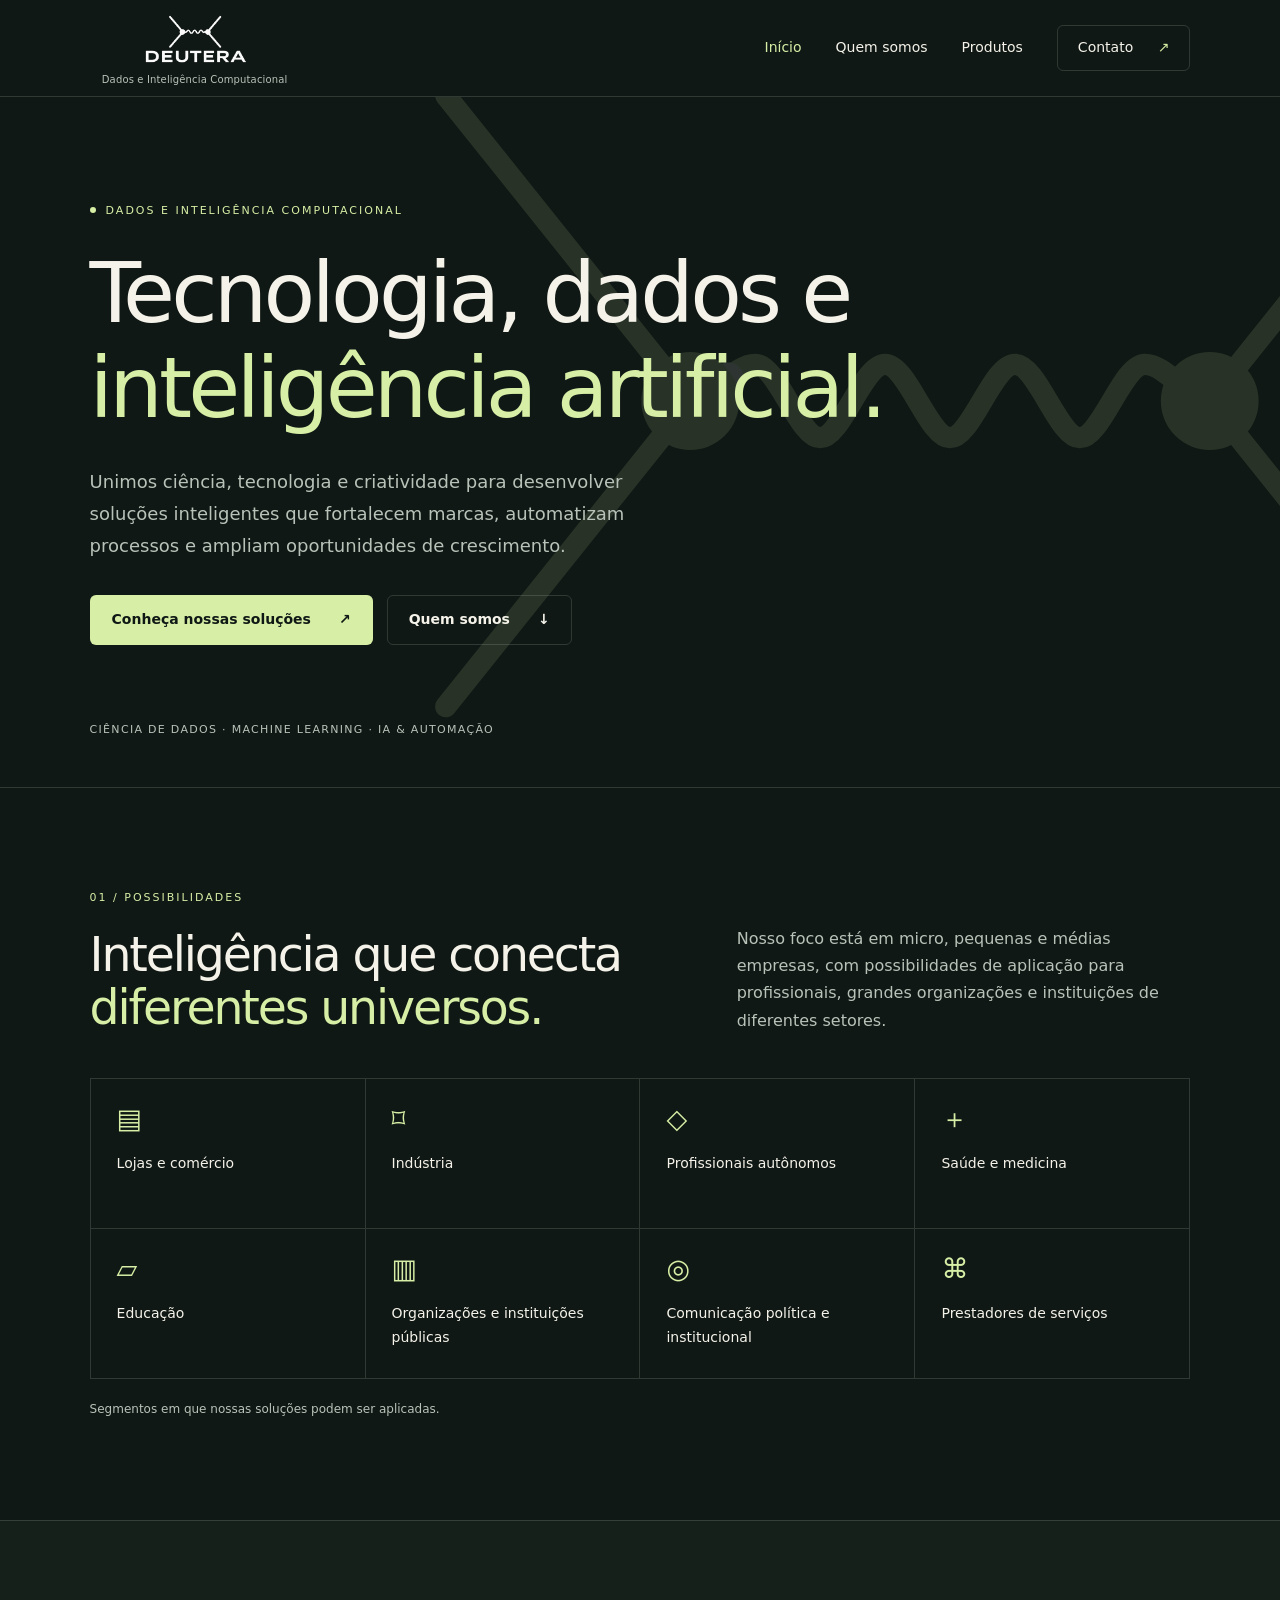
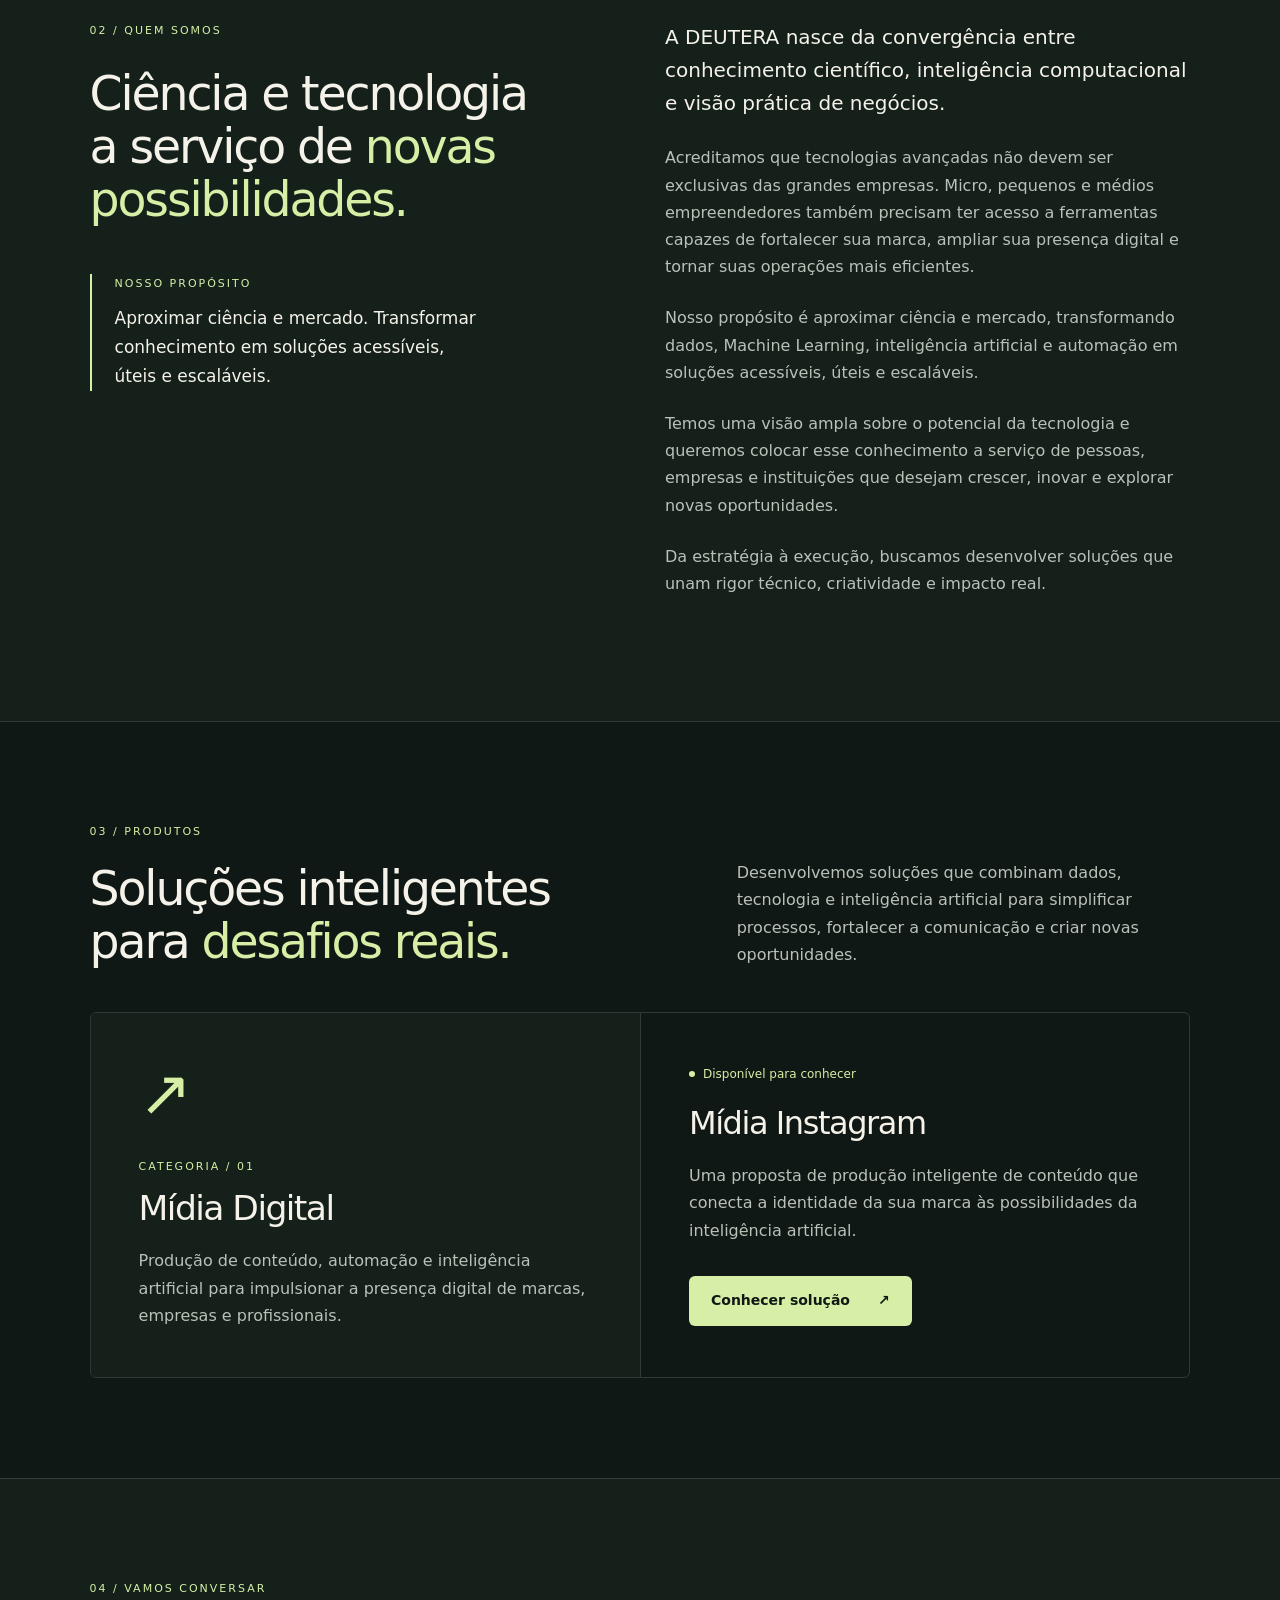
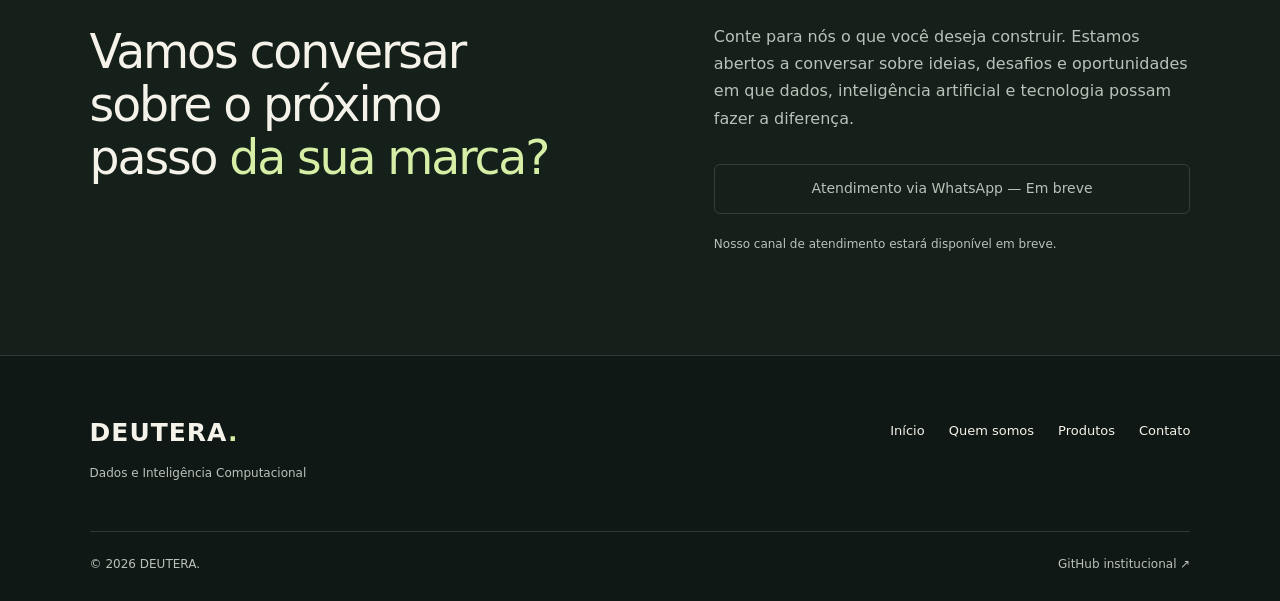
<file: index.html>
<!doctype html>
<html lang="pt-BR">
<head>
  <meta charset="utf-8">
  <meta name="viewport" content="width=device-width, initial-scale=1">
  <meta name="theme-color" content="#101815">
  <title>DEUTERA | Dados e Inteligência Computacional</title>
  <meta name="description" content="Dados, ciência e inteligência artificial para fortalecer marcas e tornar negócios mais eficientes. Conheça a DEUTERA e suas soluções em mídia digital.">
  <meta property="og:type" content="website">
  <meta property="og:locale" content="pt_BR">
  <meta property="og:site_name" content="DEUTERA">
  <meta property="og:title" content="DEUTERA | Dados e Inteligência Computacional">
  <meta property="og:description" content="Dados, ciência e inteligência artificial para fortalecer marcas e tornar negócios mais eficientes. Conheça a DEUTERA e suas soluções em mídia digital.">
  <link rel="icon" href="assets/favicon.svg" type="image/svg+xml">
  <link rel="stylesheet" href="assets/site.css">
  <script src="assets/contact-config.js" defer></script>
  <script src="assets/site.js" defer></script>
</head>
<body class="home-page">
  <a class="skip-link" href="#conteudo">Pular para o conteúdo</a>
  <header class="site-header">
  <div class="container header-inner">
    <a class="brand" href="index.html" aria-label="DEUTERA — Início">
      <img src="assets/logo_oficial.png" alt="DEUTERA" width="1983" height="793">
      <span class="brand-tagline">Dados e Inteligência Computacional</span>
    </a>
    <button class="menu-toggle" type="button" aria-expanded="false" aria-controls="site-nav" hidden>Menu <span aria-hidden="true">＋</span></button>
    <nav class="site-nav" id="site-nav" aria-label="Navegação principal">
      <a href="#inicio" aria-current="page">Início</a>
      <a href="#quem-somos">Quem somos</a>
      <a href="#produtos">Produtos</a>
      <a class="nav-contact" href="#contato">Contato <span aria-hidden="true">↗</span></a>
    </nav>
  </div>
</header>

  <main id="conteudo" tabindex="-1">
    <section class="hero " id="inicio" aria-labelledby="hero-title">
  <svg class="hero-diagram" xmlns="http://www.w3.org/2000/svg" viewBox="0 0 720 440" aria-hidden="true" focusable="false">
  <g fill="none" stroke="currentColor" stroke-width="14" stroke-linecap="round" stroke-linejoin="round">
    <path d="M30 20 190 220 30 420 M690 20 530 220 690 420"/>
    <path id="propagator" pathLength="100" d="M190 220 C204 220 218 196 232.5 196 S261 244 275 244 S303 196 317.5 196 S346 244 360 244 S388 196 402.5 196 S431 244 445 244 S473 196 487.5 196 S516 220 530 220"/>
    <use class="diagram-pulse" href="#propagator"/>
  </g>
  <g fill="currentColor"><circle cx="190" cy="220" r="32"/><circle cx="530" cy="220" r="32"/></g>
</svg>

  <div class="container hero-content">
    <p class="eyebrow"><span class="signal" aria-hidden="true"></span>Dados e Inteligência Computacional</p>
    <h1 id="hero-title">Tecnologia, dados e <span>inteligência artificial.</span></h1>
    <p class="hero-description">Unimos ciência, tecnologia e criatividade para desenvolver soluções inteligentes que fortalecem marcas, automatizam processos e ampliam oportunidades de crescimento.</p>
    <div class="actions"><a class="button button-primary" href="#produtos">Conheça nossas soluções <span aria-hidden="true">↗</span></a><a class="button button-secondary" href="#quem-somos">Quem somos <span aria-hidden="true">↓</span></a></div>
    <p class="hero-caption">Ciência de dados · Machine Learning · IA & automação</p>
  </div>
</section>

<section class="section segments-section" aria-labelledby="segments-title">
  <div class="container">
    <div class="section-heading"><div><p class="eyebrow">01 / Possibilidades</p><h2 id="segments-title">Inteligência que conecta<br><span>diferentes universos.</span></h2></div><p>Nosso foco está em micro, pequenas e médias empresas, com possibilidades de aplicação para profissionais, grandes organizações e instituições de diferentes setores.</p></div>
    <ul class="segments-grid">
      <li><span class="segment-icon" aria-hidden="true">▤</span><span>Lojas e comércio</span></li>
      <li><span class="segment-icon" aria-hidden="true">⌑</span><span>Indústria</span></li>
      <li><span class="segment-icon" aria-hidden="true">◇</span><span>Profissionais autônomos</span></li>
      <li><span class="segment-icon" aria-hidden="true">＋</span><span>Saúde e medicina</span></li>
      <li><span class="segment-icon" aria-hidden="true">▱</span><span>Educação</span></li>
      <li><span class="segment-icon" aria-hidden="true">▥</span><span>Organizações e instituições públicas</span></li>
      <li><span class="segment-icon" aria-hidden="true">◎</span><span>Comunicação política e institucional</span></li>
      <li><span class="segment-icon" aria-hidden="true">⌘</span><span>Prestadores de serviços</span></li>
    </ul>
    <p class="small section-note">Segmentos em que nossas soluções podem ser aplicadas.</p>
  </div>
</section>

<section class="section about-section" id="quem-somos" aria-labelledby="about-title">
  <div class="container">
    <div class="about-layout">
      <div><p class="eyebrow">02 / Quem somos</p><h2 id="about-title">Ciência e tecnologia a serviço de <span>novas possibilidades.</span></h2><div class="mission"><p class="eyebrow">Nosso propósito</p><p>Aproximar ciência e mercado. Transformar conhecimento em soluções acessíveis, úteis e escaláveis.</p></div></div>
      <div class="about-copy"><p class="lead">A DEUTERA nasce da convergência entre conhecimento científico, inteligência computacional e visão prática de negócios.</p><p>Acreditamos que tecnologias avançadas não devem ser exclusivas das grandes empresas. Micro, pequenos e médios empreendedores também precisam ter acesso a ferramentas capazes de fortalecer sua marca, ampliar sua presença digital e tornar suas operações mais eficientes.</p><p>Nosso propósito é aproximar ciência e mercado, transformando dados, Machine Learning, inteligência artificial e automação em soluções acessíveis, úteis e escaláveis.</p><p>Temos uma visão ampla sobre o potencial da tecnologia e queremos colocar esse conhecimento a serviço de pessoas, empresas e instituições que desejam crescer, inovar e explorar novas oportunidades.</p><p>Da estratégia à execução, buscamos desenvolver soluções que unam rigor técnico, criatividade e impacto real.</p></div>
    </div>
    <!-- Autores temporariamente ocultos: apresentação, fotos e links preservados no código.
    <div class="founders-heading"><p class="eyebrow">As pessoas por trás da ciência</p><h3>Fundada por cientistas.<br><span>Orientada por resultados.</span></h3></div>
    <div class="founders-grid"><article class="founder-card">
  <div class="founder-header">
    <div class="founder-portrait"><img src="assets/Edson.png" alt="Retrato de Edson Otoniel" width="1122" height="1402" loading="lazy" decoding="async"></div>
    <div class="founder-caption">
      <div><h4>Edson Otoniel</h4><p class="eyebrow">Cofundador</p></div>
      <a class="founder-linkedin" href="https://www.linkedin.com/in/edson-otoniel-b877a5115/" target="_blank" rel="noopener noreferrer" aria-label="LinkedIn de Edson Otoniel (abre em nova aba)">
        <svg xmlns="http://www.w3.org/2000/svg" width="22" height="22" viewBox="0 0 24 24" fill="currentColor" aria-hidden="true" focusable="false"><path d="M20.45 0H3.55A3.55 3.55 0 0 0 0 3.55v16.9A3.55 3.55 0 0 0 3.55 24h16.9A3.55 3.55 0 0 0 24 20.45V3.55A3.55 3.55 0 0 0 20.45 0ZM7.12 20.45H3.56V9h3.56ZM5.34 7.43a2.06 2.06 0 1 1 0-4.12 2.06 2.06 0 0 1 0 4.12ZM20.45 20.45h-3.56v-5.57c0-1.33-.03-3.04-1.85-3.04-1.85 0-2.13 1.45-2.13 2.94v5.67H9.35V9h3.42v1.56h.05c.48-.91 1.64-1.87 3.37-1.87 3.6 0 4.26 2.37 4.26 5.46Z"/></svg>
      </a>
    </div>
  </div>
  <div class="founder-bio"><p>Doutor em Física Nuclear pelo Instituto Tecnológico de Aeronáutica (ITA).</p><p>Professor da Universidade Federal do Cariri (UFCA). Sua trajetória acadêmica e científica contribui para o desenvolvimento de soluções fundamentadas em modelagem, análise de dados, inteligência artificial e Machine Learning.</p></div>
</article>
<article class="founder-card">
  <div class="founder-header">
    <div class="founder-portrait"><img src="assets/Lucas1.png" alt="Retrato de Lucas Souza" width="1198" height="1313" loading="lazy" decoding="async"></div>
    <div class="founder-caption">
      <div><h4>Lucas Souza</h4><p class="eyebrow">Cofundador</p></div>
      <a class="founder-linkedin" href="https://www.linkedin.com/in/lucas-alves-souza/" target="_blank" rel="noopener noreferrer" aria-label="LinkedIn de Lucas Souza (abre em nova aba)">
        <svg xmlns="http://www.w3.org/2000/svg" width="22" height="22" viewBox="0 0 24 24" fill="currentColor" aria-hidden="true" focusable="false"><path d="M20.45 0H3.55A3.55 3.55 0 0 0 0 3.55v16.9A3.55 3.55 0 0 0 3.55 24h16.9A3.55 3.55 0 0 0 24 20.45V3.55A3.55 3.55 0 0 0 20.45 0ZM7.12 20.45H3.56V9h3.56ZM5.34 7.43a2.06 2.06 0 1 1 0-4.12 2.06 2.06 0 0 1 0 4.12ZM20.45 20.45h-3.56v-5.57c0-1.33-.03-3.04-1.85-3.04-1.85 0-2.13 1.45-2.13 2.94v5.67H9.35V9h3.42v1.56h.05c.48-.91 1.64-1.87 3.37-1.87 3.6 0 4.26 2.37 4.26 5.46Z"/></svg>
      </a>
    </div>
  </div>
  <div class="founder-bio"><p>Doutor em Física Nuclear pelo Instituto Tecnológico de Aeronáutica (ITA).</p><p>Cientista de dados com vários anos de experiência profissional, atuando com análise de dados, modelos computacionais, Machine Learning e inteligência artificial.</p><p>Sua experiência reúne conhecimento científico e aplicação prática de soluções baseadas em dados.</p></div>
</article>
</div>
    -->
  </div>
</section>

<section class="section products-section" id="produtos" aria-labelledby="products-title">
  <div class="container">
    <div class="section-heading"><div><p class="eyebrow">03 / Produtos</p><h2 id="products-title">Soluções inteligentes<br>para <span>desafios reais.</span></h2></div><p>Desenvolvemos soluções que combinam dados, tecnologia e inteligência artificial para simplificar processos, fortalecer a comunicação e criar novas oportunidades.</p></div>
    <article class="product-card">
      <div class="product-category"><span class="category-mark" aria-hidden="true">↗</span><p class="eyebrow">Categoria / 01</p><h3>Mídia Digital</h3><p>Produção de conteúdo, automação e inteligência artificial para impulsionar a presença digital de marcas, empresas e profissionais.</p></div>
      <div class="product-detail"><p class="availability"><span class="signal" aria-hidden="true"></span>Disponível para conhecer</p><h4>Mídia Instagram</h4><p>Uma proposta de produção inteligente de conteúdo que conecta a identidade da sua marca às possibilidades da inteligência artificial.</p><a class="button button-primary" href="produtos/midia-instagram/index.html">Conhecer solução <span aria-hidden="true">↗</span></a></div>
    </article>
  </div>
</section>

<section class="section contact-section" id="contato" aria-labelledby="contact-title">
  <div class="container contact-layout">
    <div><p class="eyebrow">04 / Vamos conversar</p><h2 id="contact-title">Vamos conversar sobre o próximo passo <span>da sua marca?</span></h2></div>
    <div class="contact-copy"><p>Conte para nós o que você deseja construir. Estamos abertos a conversar sobre ideias, desafios e oportunidades em que dados, inteligência artificial e tecnologia possam fazer a diferença.</p><button class="button button-unavailable" type="button" disabled data-whatsapp aria-describedby="contact-status">Atendimento via WhatsApp — Em breve</button><p class="small" id="contact-status">Nosso canal de atendimento estará disponível em breve.</p></div>
  </div>
</section>


  </main>
  <footer class="site-footer">
  <div class="container">
    <div class="footer-top">
      <div><a class="footer-wordmark" href="index.html">DEUTERA<span>.</span></a><p>Dados e Inteligência Computacional</p></div>
      <nav aria-label="Navegação do rodapé">
        <a href="#inicio">Início</a>
        <a href="#quem-somos">Quem somos</a>
        <a href="#produtos">Produtos</a>
        <a href="#contato">Contato</a>
      </nav>
    </div>
    <div class="footer-bottom"><p>© <span data-year>2026</span> DEUTERA.</p><a href="https://github.com/deutera-ai">GitHub institucional <span aria-hidden="true">↗</span></a></div>
  </div>
</footer>

</body>
</html>
</file>
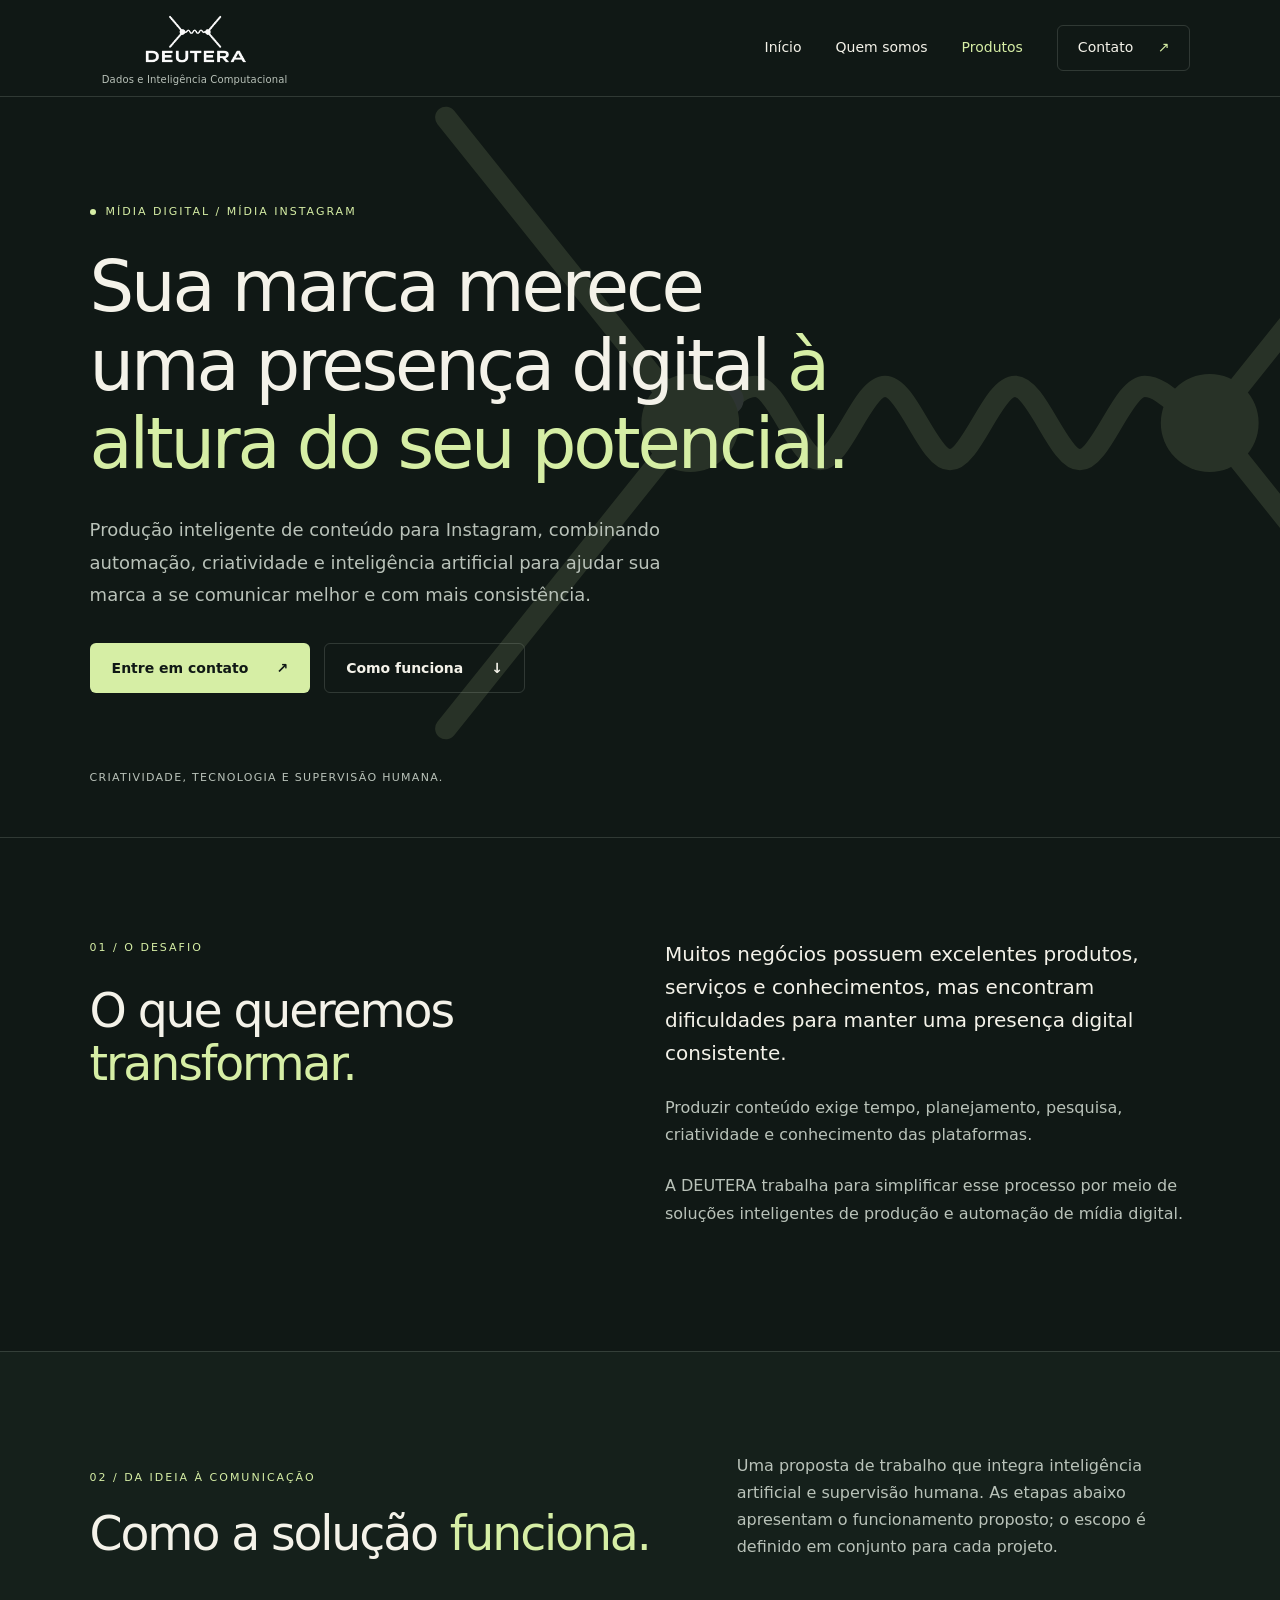
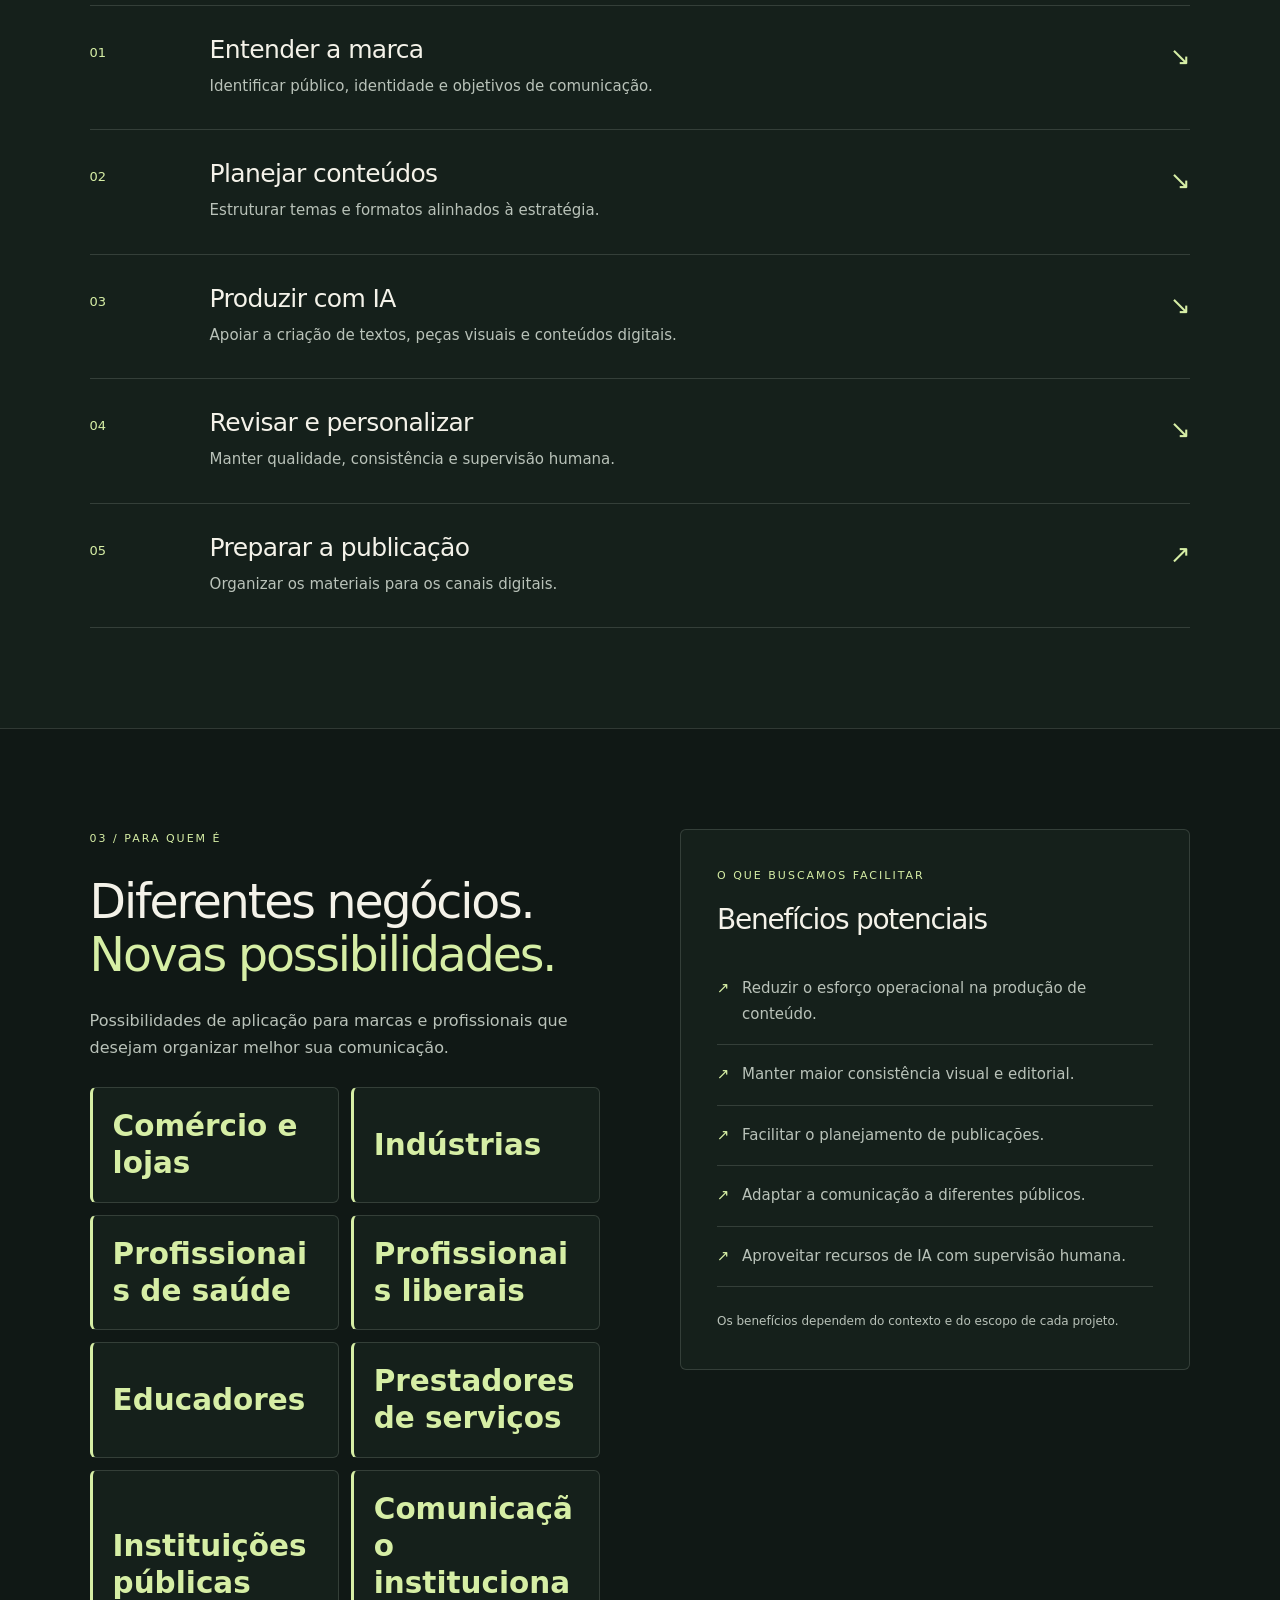
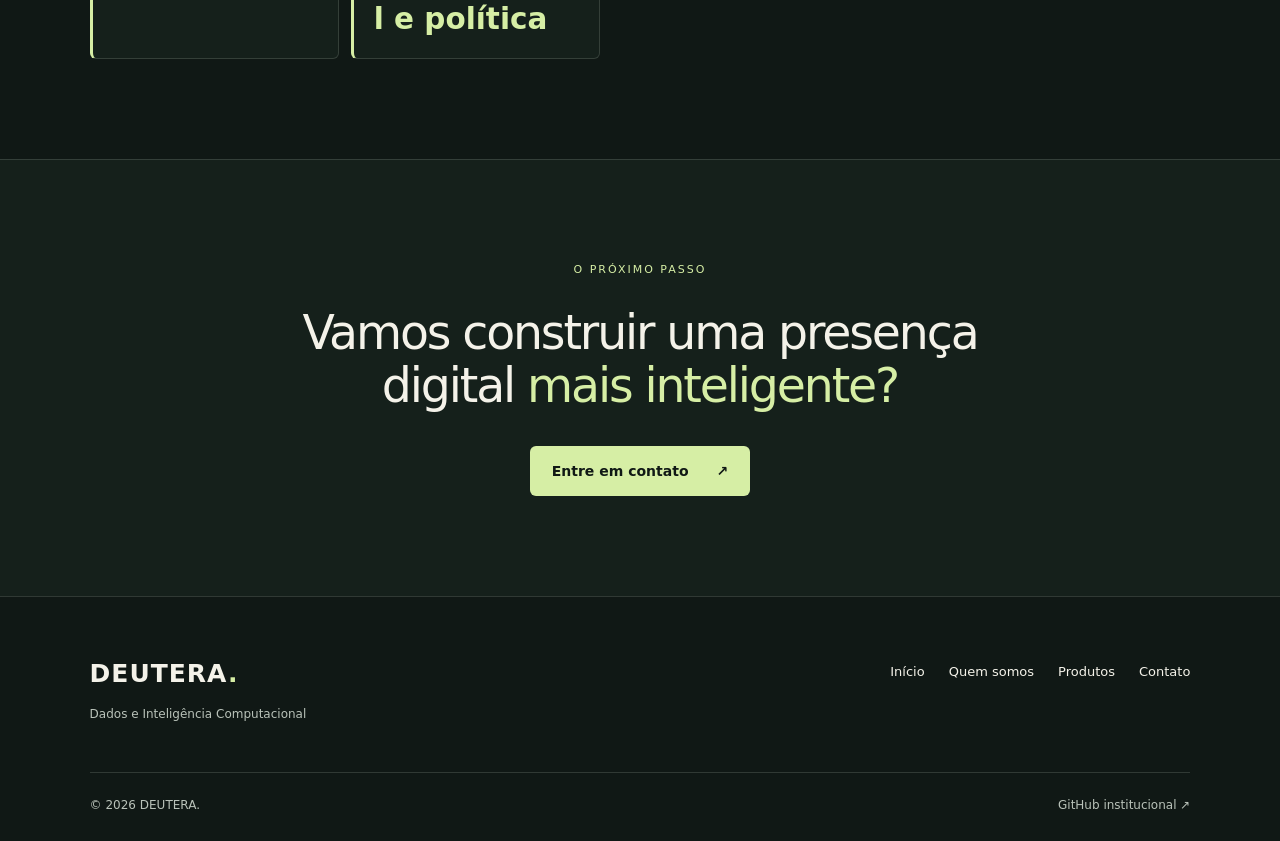
<file: produtos/midia-instagram/index.html>
<!doctype html>
<html lang="pt-BR">
<head>
  <meta charset="utf-8">
  <meta name="viewport" content="width=device-width, initial-scale=1">
  <meta name="theme-color" content="#101815">
  <title>Mídia Instagram | DEUTERA</title>
  <meta name="description" content="Conheça a proposta de Mídia Instagram da DEUTERA: conteúdo, planejamento e inteligência artificial com supervisão humana para a sua marca.">
  <meta property="og:type" content="website">
  <meta property="og:locale" content="pt_BR">
  <meta property="og:site_name" content="DEUTERA">
  <meta property="og:title" content="Mídia Instagram | DEUTERA">
  <meta property="og:description" content="Conheça a proposta de Mídia Instagram da DEUTERA: conteúdo, planejamento e inteligência artificial com supervisão humana para a sua marca.">
  <link rel="icon" href="../../assets/favicon.svg" type="image/svg+xml">
  <link rel="stylesheet" href="../../assets/site.css">
  <script src="../../assets/contact-config.js" defer></script>
  <script src="../../assets/site.js" defer></script>
</head>
<body class="product-page">
  <a class="skip-link" href="#conteudo">Pular para o conteúdo</a>
  <header class="site-header">
  <div class="container header-inner">
    <a class="brand" href="../../index.html" aria-label="DEUTERA — Início">
      <img src="../../assets/logo_oficial.png" alt="DEUTERA" width="1983" height="793">
      <span class="brand-tagline">Dados e Inteligência Computacional</span>
    </a>
    <button class="menu-toggle" type="button" aria-expanded="false" aria-controls="site-nav" hidden>Menu <span aria-hidden="true">＋</span></button>
    <nav class="site-nav" id="site-nav" aria-label="Navegação principal">
      <a href="../../index.html#inicio">Início</a>
      <a href="../../index.html#quem-somos">Quem somos</a>
      <a href="../../index.html#produtos" aria-current="page">Produtos</a>
      <a class="nav-contact" href="../../index.html#contato">Contato <span aria-hidden="true">↗</span></a>
    </nav>
  </div>
</header>

  <main id="conteudo" tabindex="-1">
    <section class="hero hero--product" id="inicio" aria-labelledby="hero-title">
  <svg class="hero-diagram" xmlns="http://www.w3.org/2000/svg" viewBox="0 0 720 440" aria-hidden="true" focusable="false">
  <g fill="none" stroke="currentColor" stroke-width="14" stroke-linecap="round" stroke-linejoin="round">
    <path d="M30 20 190 220 30 420 M690 20 530 220 690 420"/>
    <path id="propagator" pathLength="100" d="M190 220 C204 220 218 196 232.5 196 S261 244 275 244 S303 196 317.5 196 S346 244 360 244 S388 196 402.5 196 S431 244 445 244 S473 196 487.5 196 S516 220 530 220"/>
    <use class="diagram-pulse" href="#propagator"/>
  </g>
  <g fill="currentColor"><circle cx="190" cy="220" r="32"/><circle cx="530" cy="220" r="32"/></g>
</svg>

  <div class="container hero-content">
    <p class="eyebrow"><span class="signal" aria-hidden="true"></span>Mídia Digital / Mídia Instagram</p>
    <h1 id="hero-title">Sua marca merece uma presença digital <span>à altura do seu potencial.</span></h1>
    <p class="hero-description">Produção inteligente de conteúdo para Instagram, combinando automação, criatividade e inteligência artificial para ajudar sua marca a se comunicar melhor e com mais consistência.</p>
    <div class="actions"><a class="button button-primary" href="../../index.html#contato">Entre em contato <span aria-hidden="true">↗</span></a><a class="button button-secondary" href="#como-funciona">Como funciona <span aria-hidden="true">↓</span></a></div>
    <p class="hero-caption">Criatividade, tecnologia e supervisão humana.</p>
  </div>
</section>

<section class="section" aria-labelledby="transform-title">
  <div class="container about-layout"><div><p class="eyebrow">01 / O desafio</p><h2 id="transform-title">O que queremos <span>transformar.</span></h2></div><div class="about-copy"><p class="lead">Muitos negócios possuem excelentes produtos, serviços e conhecimentos, mas encontram dificuldades para manter uma presença digital consistente.</p><p>Produzir conteúdo exige tempo, planejamento, pesquisa, criatividade e conhecimento das plataformas.</p><p>A DEUTERA trabalha para simplificar esse processo por meio de soluções inteligentes de produção e automação de mídia digital.</p></div></div>
</section>
<section class="section process-section" id="como-funciona" aria-labelledby="process-title">
  <div class="container"><div class="section-heading"><div><p class="eyebrow">02 / Da ideia à comunicação</p><h2 id="process-title">Como a solução <span>funciona.</span></h2></div><p>Uma proposta de trabalho que integra inteligência artificial e supervisão humana. As etapas abaixo apresentam o funcionamento proposto; o escopo é definido em conjunto para cada projeto.</p></div>
    <ol class="process-list">
      <li><span class="step-number" aria-hidden="true">01</span><div><h3>Entender a marca</h3><p>Identificar público, identidade e objetivos de comunicação.</p></div><span class="step-arrow" aria-hidden="true">↘</span></li>
      <li><span class="step-number" aria-hidden="true">02</span><div><h3>Planejar conteúdos</h3><p>Estruturar temas e formatos alinhados à estratégia.</p></div><span class="step-arrow" aria-hidden="true">↘</span></li>
      <li><span class="step-number" aria-hidden="true">03</span><div><h3>Produzir com IA</h3><p>Apoiar a criação de textos, peças visuais e conteúdos digitais.</p></div><span class="step-arrow" aria-hidden="true">↘</span></li>
      <li><span class="step-number" aria-hidden="true">04</span><div><h3>Revisar e personalizar</h3><p>Manter qualidade, consistência e supervisão humana.</p></div><span class="step-arrow" aria-hidden="true">↘</span></li>
      <li><span class="step-number" aria-hidden="true">05</span><div><h3>Preparar a publicação</h3><p>Organizar os materiais para os canais digitais.</p></div><span class="step-arrow" aria-hidden="true">↗</span></li>
    </ol>
  </div>
</section>
<section class="section" aria-labelledby="audience-title">
  <div class="container audience-layout"><div><p class="eyebrow">03 / Para quem é</p><h2 id="audience-title">Diferentes negócios.<br><span>Novas possibilidades.</span></h2><p class="audience-intro">Possibilidades de aplicação para marcas e profissionais que desejam organizar melhor sua comunicação.</p><ul class="audience-tags"><li>Comércio e lojas</li><li>Indústrias</li><li>Profissionais de saúde</li><li>Profissionais liberais</li><li>Educadores</li><li>Prestadores de serviços</li><li>Instituições públicas</li><li>Comunicação institucional e política</li></ul></div>
    <div class="benefits-panel"><p class="eyebrow">O que buscamos facilitar</p><h3>Benefícios potenciais</h3><ul class="benefits-list"><li>Reduzir o esforço operacional na produção de conteúdo.</li><li>Manter maior consistência visual e editorial.</li><li>Facilitar o planejamento de publicações.</li><li>Adaptar a comunicação a diferentes públicos.</li><li>Aproveitar recursos de IA com supervisão humana.</li></ul><p class="small">Os benefícios dependem do contexto e do escopo de cada projeto.</p></div>
  </div>
</section>
<section class="section product-cta" aria-labelledby="cta-title"><div class="container"><p class="eyebrow">O próximo passo</p><h2 id="cta-title">Vamos construir uma presença digital <span>mais inteligente?</span></h2><a class="button button-primary" href="../../index.html#contato">Entre em contato <span aria-hidden="true">↗</span></a></div></section>

  </main>
  <footer class="site-footer">
  <div class="container">
    <div class="footer-top">
      <div><a class="footer-wordmark" href="../../index.html">DEUTERA<span>.</span></a><p>Dados e Inteligência Computacional</p></div>
      <nav aria-label="Navegação do rodapé">
        <a href="../../index.html#inicio">Início</a>
        <a href="../../index.html#quem-somos">Quem somos</a>
        <a href="../../index.html#produtos">Produtos</a>
        <a href="../../index.html#contato">Contato</a>
      </nav>
    </div>
    <div class="footer-bottom"><p>© <span data-year>2026</span> DEUTERA.</p><a href="https://github.com/deutera-ai">GitHub institucional <span aria-hidden="true">↗</span></a></div>
  </div>
</footer>

</body>
</html>
</file>
<file: assets/site.css>
:root {
  color-scheme:dark;
  --bg:#101815;
  --surface:#15201b;
  --paper:#f4f2e9;
  --soft:#b9c2b9;
  --accent:#d6eea5;
  --line:#b9c2b930;
  --radius:6px;
}
* { box-sizing:border-box; }
html { scroll-behavior:smooth; scroll-padding-top:112px; }
body { margin:0; background:var(--bg); color:var(--paper); font-family:Inter,ui-sans-serif,system-ui,-apple-system,BlinkMacSystemFont,"Segoe UI",sans-serif; font-size:16px; line-height:1.7; }
button,a { -webkit-tap-highlight-color:transparent; }
a { color:inherit; text-decoration:none; text-underline-offset:5px; }
a:hover { color:var(--accent); }
button { font:inherit; }
:focus-visible { outline:2px solid var(--accent); outline-offset:5px; }
main:focus { outline:none; }
img,svg { max-width:100%; }
img { display:block; height:auto; }
p { margin:0 0 20px; color:var(--soft); }
p:last-child { margin-bottom:0; }
h1,h2,h3,h4 { margin:0; font-weight:450; line-height:1.12; letter-spacing:-.045em; overflow-wrap:break-word; text-wrap:balance; }
h1 { font-size:clamp(48px,6.6vw,94px); max-width:1000px; }
h2 { font-size:clamp(34px,3.7vw,52px); }
h3 { font-size:clamp(27px,2.7vw,38px); }
h4 { font-size:27px; }
h1 span,h2 span,h3 span { color:var(--accent); }
ul,ol { margin:0; padding:0; list-style:none; }
.container { width:calc(100% - 2 * clamp(24px,7vw,100px)); max-width:1240px; margin-inline:auto; }
.skip-link { position:fixed; top:12px; left:12px; z-index:20; padding:10px 18px; background:var(--accent); color:var(--bg); transform:translateY(-180%); }
.skip-link:focus { transform:translateY(0); }
.site-header { position:sticky; top:0; z-index:10; background:var(--bg); border-bottom:1px solid var(--line); }
.header-inner { min-height:96px; display:flex; align-items:center; justify-content:space-between; gap:32px; }
.brand { display:block; width:210px; flex-shrink:0; padding-block:8px; text-align:center; }
.brand img { width:148px; max-width:100%; margin-inline:auto; aspect-ratio:1983 / 793; }
.brand-tagline { display:block; margin-top:3px; color:var(--soft); font-size:10px; line-height:1.5; letter-spacing:.15px; }
.site-nav { display:flex; align-items:center; gap:34px; font-size:14px; }
.site-nav a { padding:10px 0; }
.site-nav a[aria-current] { color:var(--accent); }
.site-nav .nav-contact { padding:10px 20px; border:1px solid var(--line); border-radius:var(--radius); }
.nav-contact span { margin-left:20px; color:var(--accent); }
.menu-toggle { display:none; }
.hero { position:relative; isolation:isolate; overflow:hidden; padding:100px 0 44px; min-height:690px; display:flex; align-items:center; }
.hero-content { position:relative; }
.hero-diagram { position:absolute; max-width:none; width:1100px; height:auto; right:-220px; top:44%; transform:translateY(-50%); color:var(--accent); opacity:.12; pointer-events:none; z-index:-1; }
.diagram-pulse { stroke:#fff; stroke-width:20; stroke-dasharray:6 94; animation:propagate 3s linear infinite; }
@keyframes propagate { from { stroke-dashoffset:100; } to { stroke-dashoffset:0; } }
.eyebrow { display:flex; align-items:center; gap:10px; color:var(--accent); font-size:11px; line-height:1.8; letter-spacing:2px; text-transform:uppercase; margin-bottom:26px; }
.signal { display:inline-block; flex:0 0 6px; width:6px; height:6px; background:var(--accent); border-radius:50%; }
.hero-description { max-width:615px; font-size:18px; line-height:1.8; margin:30px 0 32px; }
.actions { display:flex; align-items:center; flex-wrap:wrap; gap:14px; }
.button { min-height:50px; display:inline-flex; align-items:center; justify-content:center; gap:28px; border:1px solid transparent; padding:13px 21px; border-radius:var(--radius); font-size:14px; line-height:1.5; font-weight:550; text-align:center; transition:background-color .18s,color .18s,border-color .18s; }
.button-primary { background:var(--accent); color:var(--bg); }
.button-primary:hover { background:#e5f6c4; color:var(--bg); }
.button-secondary { border-color:var(--line); }
.button-secondary:hover { border-color:var(--accent); }
.hero-caption { margin-top:76px; font-size:11px; letter-spacing:1.3px; text-transform:uppercase; }
.section { padding:100px 0; border-top:1px solid var(--line); }
.section-heading { display:grid; grid-template-columns:1.25fr 1fr; gap:80px; align-items:end; margin-bottom:44px; }
.section-heading > p { max-width:470px; }
.section-heading .eyebrow { margin-bottom:20px; }
.segments-grid { display:grid; grid-template-columns:repeat(4,minmax(0,1fr)); border-top:1px solid var(--line); border-left:1px solid var(--line); }
.segments-grid li { min-height:150px; padding:26px; border-bottom:1px solid var(--line); border-right:1px solid var(--line); font-size:14px; display:flex; flex-direction:column; gap:20px; }
.segment-icon { color:var(--accent); font-size:27px; line-height:1; font-family:ui-sans-serif,system-ui,sans-serif; }
.small { font-size:12px; line-height:1.8; }
.section-note { margin-top:20px; }
.about-section { background:var(--surface); }
.about-layout { display:grid; grid-template-columns:.95fr 1.05fr; gap:100px; }
.about-layout h2 { max-width:500px; }
.about-copy p { margin-bottom:24px; }
.about-copy .lead { font-size:20px; line-height:1.65; color:var(--paper); }
.mission { margin-top:48px; padding-left:23px; border-left:2px solid var(--accent); max-width:390px; }
.mission .eyebrow { margin-bottom:10px; }
.mission > p:last-child { font-size:17px; color:var(--paper); }
.founders-heading { margin:100px 0 36px; }
.founders-heading .eyebrow { margin-bottom:18px; }
.founders-grid { display:grid; grid-template-columns:repeat(2,minmax(0,1fr)); gap:24px; }
.founder-card { position:relative; border:1px solid var(--line); border-radius:var(--radius); padding:32px; background:var(--bg); }
.founder-header { display:flex; align-items:center; gap:24px; }
.founder-portrait { width:188px; max-width:50%; aspect-ratio:4 / 5; flex-shrink:0; overflow:hidden; border-radius:var(--radius); }
.founder-portrait img { width:100%; height:100%; object-fit:cover; object-position:center top; }
.founder-caption { display:flex; flex-direction:column; align-items:flex-start; gap:12px; min-width:0; }
.founder-caption > div { min-width:0; }
.founder-linkedin { display:grid; place-items:center; width:44px; height:44px; flex-shrink:0; border:1px solid var(--line); border-radius:var(--radius); color:var(--accent); }
.founder-linkedin:hover { background:var(--accent); color:var(--bg); }
.founder-card .eyebrow { margin:10px 0 0; font-size:10px; }
.founder-card h4 { font-size:28px; }
.founder-bio { font-size:15px; padding-top:28px; }
.founder-bio > p:first-child { color:var(--paper); }
.product-card { display:grid; grid-template-columns:1fr 1fr; border:1px solid var(--line); border-radius:var(--radius); overflow:hidden; }
.product-category,.product-detail { padding:48px; }
.product-category { background:var(--surface); }
.category-mark { display:block; font-size:64px; line-height:1; margin-bottom:32px; color:var(--accent); }
.product-category .eyebrow { margin-bottom:12px; }
.product-category h3 { margin-bottom:20px; }
.product-detail { display:flex; align-items:flex-start; flex-direction:column; justify-content:center; border-left:1px solid var(--line); }
.availability { color:var(--accent); display:flex; gap:8px; align-items:center; font-size:12px; margin-bottom:22px; }
.product-detail h4 { font-size:32px; margin-bottom:20px; }
.product-detail .button { margin-top:12px; }
.contact-section { background:var(--surface); }
.contact-layout { display:grid; grid-template-columns:1.1fr 1fr; gap:100px; }
.contact-copy { padding-top:44px; }
.button-unavailable { color:var(--soft); border-color:var(--line); background:transparent; cursor:not-allowed; width:100%; margin:12px 0; font-weight:400; }
.contact-copy > .small { margin-top:8px; }
.site-footer { padding:56px 0 26px; border-top:1px solid var(--line); }
.footer-top { display:flex; align-items:flex-start; justify-content:space-between; gap:32px; padding-bottom:48px; }
.footer-wordmark { font-size:25px; font-weight:650; letter-spacing:1px; }
.footer-wordmark span { color:var(--accent); }
.footer-top p { font-size:12px; margin-top:8px; }
.footer-top nav { display:flex; flex-wrap:wrap; gap:24px; font-size:13px; }
.footer-top nav a { padding:8px 0; }
.footer-bottom { display:flex; justify-content:space-between; gap:20px; padding-top:22px; border-top:1px solid var(--line); font-size:12px; color:var(--soft); }
.footer-bottom p { margin:0; }
.hero--product { min-height:740px; }
.hero--product h1 { font-size:clamp(46px,5.5vw,78px); max-width:950px; }
.process-section { background:var(--surface); }
.process-list { border-top:1px solid var(--line); }
.process-list li { display:grid; grid-template-columns:90px 1fr 40px; gap:30px; align-items:start; padding:30px 0; border-bottom:1px solid var(--line); }
.step-number { color:var(--accent); font-size:13px; padding-top:6px; font-variant-numeric:tabular-nums; }
.process-list h3 { font-size:25px; letter-spacing:-.025em; margin-bottom:10px; }
.process-list p { font-size:15px; }
.step-arrow { color:var(--accent); font-size:25px; text-align:right; }
.audience-layout { display:grid; grid-template-columns:1fr 1fr; gap:80px; align-items:start; }
.audience-intro { margin:26px 0; }
.audience-tags { display:grid; grid-template-columns:repeat(2,minmax(0,1fr)); gap:12px; }
.audience-tags li { display:flex; align-items:center; min-height:100px; padding:20px; border:1px solid var(--line); border-left:3px solid var(--accent); border-radius:var(--radius); background:var(--surface); color:var(--accent); font-size:clamp(24px,2.3vw,32px); font-weight:550; line-height:1.25; overflow-wrap:anywhere; }
.benefits-panel { padding:36px; border:1px solid var(--line); border-radius:var(--radius); background:var(--surface); }
.benefits-panel h3 { font-size:28px; margin-bottom:24px; }
.benefits-panel .eyebrow { margin-bottom:18px; }
.benefits-list li { position:relative; padding:17px 0 17px 25px; border-bottom:1px solid var(--line); color:var(--soft); font-size:15px; }
.benefits-list li::before { position:absolute; left:0; content:'↗'; color:var(--accent); }
.benefits-panel > .small { margin-top:24px; }
.product-cta { background:var(--surface); text-align:center; }
.product-cta .eyebrow { justify-content:center; }
.product-cta h2 { max-width:790px; margin:0 auto 34px; }
@media (max-width:1024px) {
  .site-nav { gap:24px; }
  .hero { min-height:680px; padding-top:88px; }
  .hero-diagram { width:920px; right:-260px; }
  .section-heading,.about-layout,.contact-layout,.audience-layout { gap:48px; }
  .segments-grid li { padding:22px; }
  .product-category,.product-detail { padding:32px; }
}
@media (max-width:760px) {
  html { scroll-padding-top:96px; }
  .header-inner { min-height:80px; flex-wrap:wrap; gap:0 24px; }
  .brand { width:calc(100% - 124px); max-width:210px; }
  .brand img { width:125px; }
  .js .menu-toggle { display:inline-flex; gap:22px; align-items:center; justify-content:center; min-height:44px; padding:9px 14px; border:1px solid var(--line); background:transparent; color:var(--paper); border-radius:var(--radius); font-size:13px; }
  .menu-toggle span { color:var(--accent); }
  .site-nav { width:100%; flex-wrap:wrap; gap:4px 24px; padding-bottom:16px; }
  .site-nav a { min-height:44px; display:flex; align-items:center; }
  .site-nav .nav-contact { border:0; padding:10px 0; }
  .js .site-nav { display:none; }
  .js .site-nav.is-open { display:flex; flex-direction:column; align-items:stretch; }
  .js .site-nav.is-open a { border-top:1px solid var(--line); padding:12px 0; }
  .hero { min-height:auto; padding:78px 0 34px; }
  .hero-diagram { width:760px; right:-290px; top:38%; }
  h1 { font-size:clamp(44px,8vw,64px); }
  .hero-description { font-size:17px; max-width:550px; }
  .hero-caption { margin-top:64px; font-size:10px; }
  .section { padding:72px 0; }
  .section-heading,.about-layout,.contact-layout,.audience-layout { grid-template-columns:1fr; gap:32px; }
  .section-heading { margin-bottom:32px; }
  .section-heading > p { max-width:100%; }
  .segments-grid { grid-template-columns:repeat(2,minmax(0,1fr)); }
  .segments-grid li { min-height:140px; }
  .mission { margin-top:32px; }
  .founders-heading { margin-top:64px; }
  .founders-grid { gap:24px; grid-template-columns:1fr; }
  .product-card { grid-template-columns:1fr; }
  .product-detail { border-left:0; border-top:1px solid var(--line); }
  .contact-copy { padding-top:0; }
  .footer-top { flex-direction:column; gap:24px; padding-bottom:32px; }
  .footer-top nav { gap:12px 24px; }
  .hero--product h1 { font-size:clamp(42px,7.8vw,62px); }
  .process-list li { grid-template-columns:40px 1fr 22px; gap:14px; padding:26px 0; }
  .benefits-panel { margin-top:8px; }
}
@media (max-width:480px) {
  .hero { padding-top:64px; }
  .eyebrow { font-size:10px; letter-spacing:1.5px; }
  .hero-diagram { width:660px; right:-260px; top:34%; }
  .hero-description { margin-top:26px; font-size:16px; }
  .actions { align-items:stretch; flex-direction:column; }
  .actions .button { width:100%; }
  .hero-caption { line-height:1.9; }
  .segments-grid li { padding:20px 16px; font-size:13px; }
  .founders-grid { grid-template-columns:1fr; }
  .founder-card { padding:20px; }
  .founder-header { gap:16px; }
  .founder-portrait { width:138px; }
  .founder-card h4 { font-size:24px; }
  .audience-tags { grid-template-columns:1fr; }
  .audience-tags li { min-height:64px; }
  .product-category,.product-detail,.benefits-panel { padding:28px; }
  .product-detail .button { width:100%; }
  .footer-bottom { font-size:11px; gap:12px; flex-wrap:wrap; }
  .footer-top nav { column-gap:20px; font-size:12px; }
  .hero--product h1 { font-size:clamp(38px,9.6vw,48px); }
  .process-list h3 { font-size:22px; }
  .process-list li { grid-template-columns:30px 1fr; }
  .step-arrow { display:none; }
  .product-cta .button { width:100%; }
}
@media (prefers-reduced-motion:reduce) {
  html { scroll-behavior:auto; }
  .diagram-pulse { animation:none; display:none; }
  .button { transition:none; }
}
</file>
